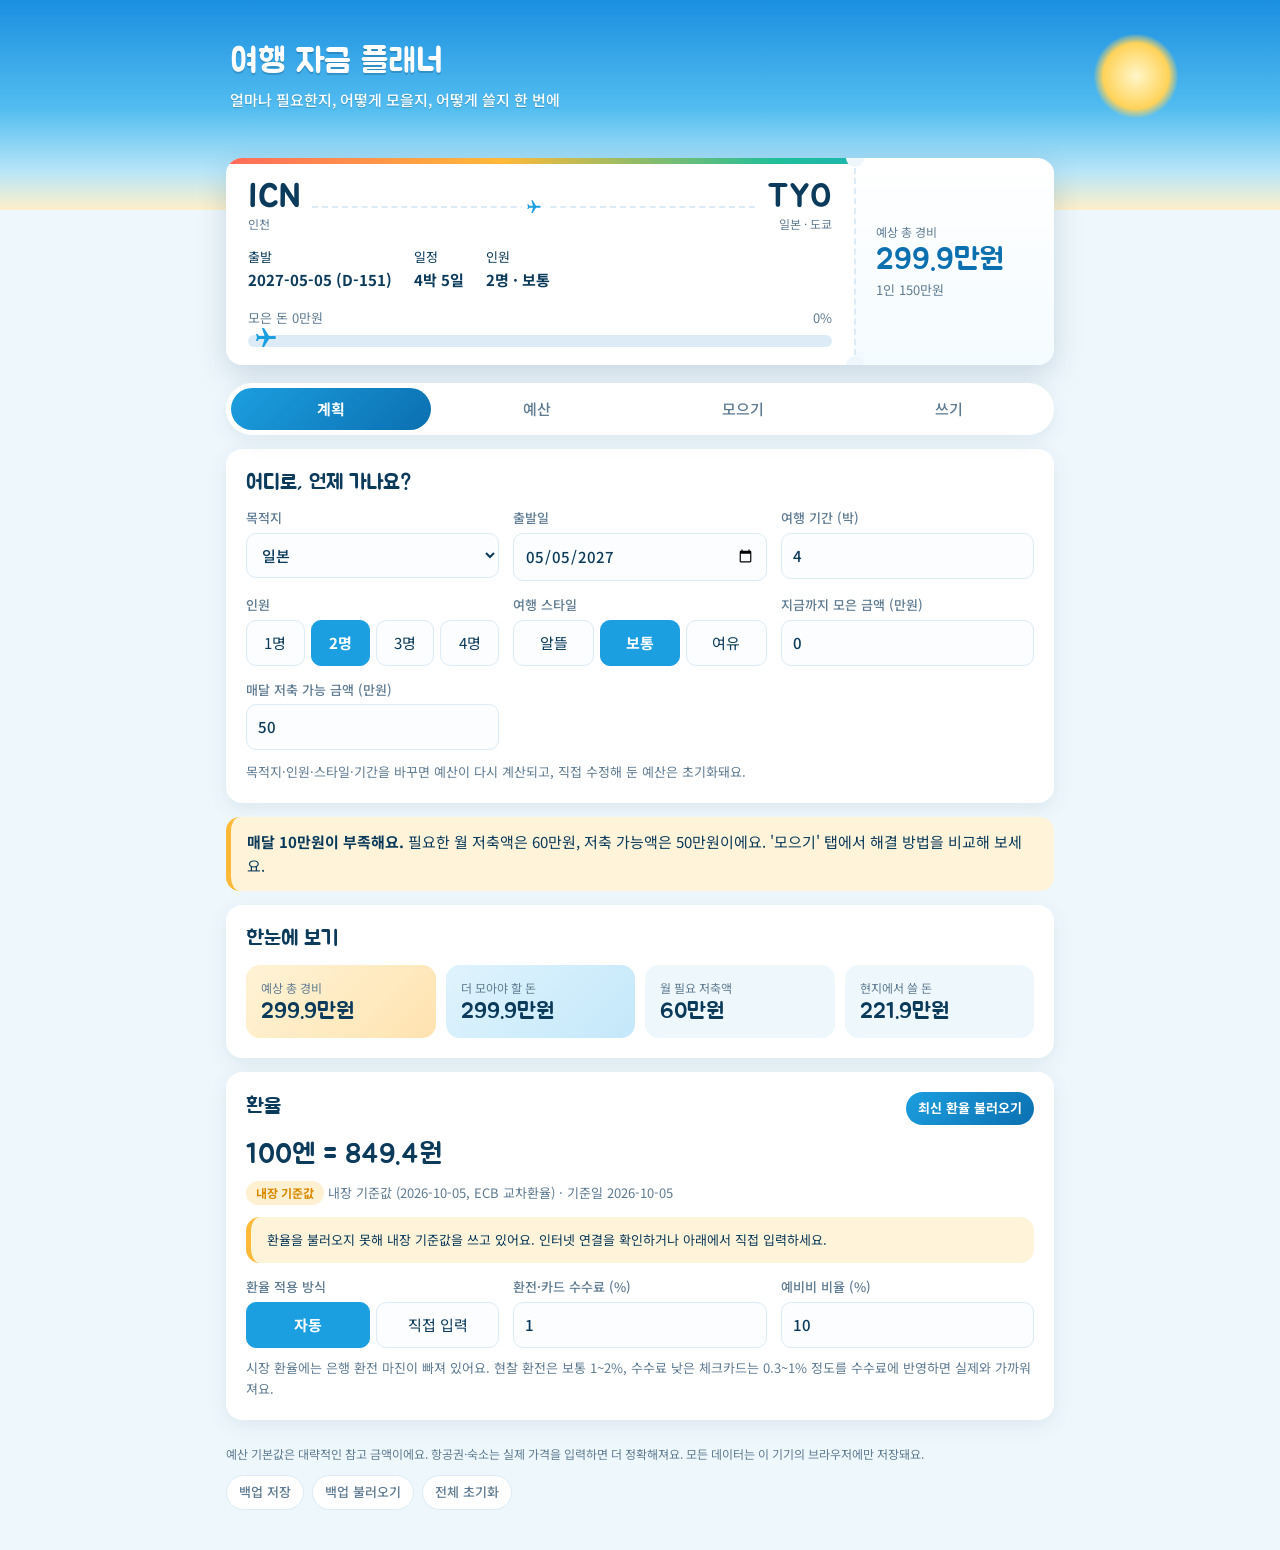
<file: index.html>
<!DOCTYPE html>
<html lang="ko">
<head>
<meta charset="utf-8">
<meta name="viewport" content="width=device-width, initial-scale=1, viewport-fit=cover">
<meta name="theme-color" content="#1c9fe0">
<title>여행 자금 플래너</title>
<meta name="description" content="해외여행 경비를 예측하고, 얼마를 어떻게 모아서 어떻게 쓸지 계산해 주는 플래너">
<link rel="icon" href="data:image/svg+xml,%3Csvg xmlns='http://www.w3.org/2000/svg' viewBox='0 0 24 24'%3E%3Crect width='24' height='24' rx='6' fill='%231c9fe0'/%3E%3Cpath fill='white' transform='rotate(45 12 12)' d='M21 16v-2l-8-5V3.5c0-.83-.67-1.5-1.5-1.5S10 2.67 10 3.5V9l-8 5v2l8-2.5V19l-2 1.5V22l3.5-1 3.5 1v-1.5L13 19v-5.5l8 2.5z'/%3E%3C/svg%3E">
<link rel="preconnect" href="https://fonts.googleapis.com">
<link rel="preconnect" href="https://fonts.gstatic.com" crossorigin>
<link rel="stylesheet" href="https://fonts.googleapis.com/css2?family=Jua&family=Noto+Sans+KR:wght@400;500;700&display=swap">
<link rel="stylesheet" href="style.css">
</head>
<body>

<header class="hero">
  <div class="sun"></div>
  <div class="cloud c1"></div>
  <div class="cloud c2"></div>
  <div class="cloud c3"></div>
  <div class="flyer" aria-hidden="true">
    <svg viewBox="0 0 24 24" width="46" height="46"><path fill="#fff" transform="rotate(90 12 12)" d="M21 16v-2l-8-5V3.5c0-.83-.67-1.5-1.5-1.5S10 2.67 10 3.5V9l-8 5v2l8-2.5V19l-2 1.5V22l3.5-1 3.5 1v-1.5L13 19v-5.5l8 2.5z"/></svg>
  </div>
  <div class="hero-text">
    <h1>여행 자금 플래너</h1>
    <p>얼마나 필요한지, 어떻게 모을지, 어떻게 쓸지 한 번에</p>
  </div>
</header>

<div class="wrap">
  <section id="pass" aria-label="여행 요약"></section>
  <nav class="tabs" role="tablist" id="tabs" aria-label="메뉴"></nav>
  <main id="main"></main>
  <footer class="foot">
    <p>예산 기본값은 대략적인 참고 금액이에요. 항공권·숙소는 실제 가격을 입력하면 더 정확해져요. 모든 데이터는 이 기기의 브라우저에만 저장돼요.</p>
    <div class="foot-btns">
      <button class="btn ghost sm" data-act="export">백업 저장</button>
      <label class="btn ghost sm" for="import-file">백업 불러오기</label>
      <input type="file" id="import-file" accept="application/json" hidden>
      <button class="btn ghost sm" data-act="reset">전체 초기화</button>
    </div>
  </footer>
</div>

<script src="app.js"></script>
</body>
</html>
</file>
<file: style.css>
:root{
  --sky:#1c9fe0; --sky-deep:#0b6fb0; --ink:#0b3a5b; --muted:#5f7b92; --line:#dcebf5;
  --bg:#eef7fc; --card:#ffffff; --sun:#ffb938; --coral:#ff6b5b; --mint:#1fbf9a;
  --good:#17a37f; --warn:#d98a00; --bad:#e5483b;
  --c1:#1c9fe0; --c2:#ff6b5b; --c3:#ffb938; --c4:#1fbf9a; --c5:#8b6bd9;
  --c6:#f06fa8; --c7:#7b8ca3; --c8:#5b7de0; --c9:#d9b36a;
  --radius:16px;
  --shadow:0 6px 20px rgba(11,58,91,.08);
  --head:"Jua","Noto Sans KR","Apple SD Gothic Neo","Malgun Gothic",sans-serif;
  --body:"Noto Sans KR","Apple SD Gothic Neo","Malgun Gothic",sans-serif;
}
*,*::before,*::after{box-sizing:border-box}
html{scroll-padding-top:env(safe-area-inset-top,0px);-webkit-text-size-adjust:100%}
body{margin:0;background:var(--bg);color:var(--ink);font-family:var(--body);font-size:15px;line-height:1.6;
  padding-bottom:env(safe-area-inset-bottom,0px)}
h1,h2,h3{margin:0;font-family:var(--head);font-weight:400;line-height:1.3}
h2{font-size:21px;margin-bottom:12px}
h3{font-size:17px}
button,input,select{font:inherit;color:inherit}
:focus-visible{outline:3px solid var(--sun);outline-offset:2px}
.muted{color:var(--muted)}
.small{font-size:13px}
.num{font-variant-numeric:tabular-nums}

/* ---------- 히어로 ---------- */
.hero{position:relative;height:210px;overflow:hidden;
  background:linear-gradient(180deg,#1b8fe0 0%,#53bdf0 52%,#b9e6f8 82%,#fff0c9 100%);
  padding-top:env(safe-area-inset-top,0px)}
.sun{position:absolute;right:8%;top:34px;width:84px;height:84px;border-radius:50%;
  background:radial-gradient(circle,#fff6c9 0%,#ffd35a 55%,rgba(255,211,90,0) 72%)}
.cloud{position:absolute;height:26px;background:#fff;border-radius:30px;opacity:.92;animation:drift linear infinite}
.cloud::before,.cloud::after{content:"";position:absolute;background:#fff;border-radius:50%}
.cloud::before{width:38px;height:38px;left:14px;top:-18px}
.cloud::after{width:28px;height:28px;left:46px;top:-12px}
.c1{width:96px;top:120px;left:-120px;animation-duration:60s}
.c2{width:70px;top:70px;left:-120px;animation-duration:80s;animation-delay:-30s;opacity:.8}
.c3{width:110px;top:150px;left:-120px;animation-duration:95s;animation-delay:-55s;opacity:.7}
@keyframes drift{to{transform:translateX(calc(100vw + 260px))}}
.flyer{position:absolute;top:56px;left:-80px;animation:fly 24s linear infinite;filter:drop-shadow(0 4px 6px rgba(11,58,91,.25))}
.flyer::before{content:"";position:absolute;right:42px;top:22px;width:150px;height:3px;border-radius:2px;
  background:repeating-linear-gradient(90deg,rgba(255,255,255,.9) 0 10px,transparent 10px 20px)}
@keyframes fly{
  0%{transform:translate(0,0) rotate(-3deg)}
  50%{transform:translate(55vw,-16px) rotate(2deg)}
  100%{transform:translate(calc(100vw + 260px),8px) rotate(-2deg)}
}
.hero-text{position:relative;max-width:860px;margin:0 auto;padding:40px 20px 0}
.hero-text h1{font-size:34px;color:#fff;text-shadow:0 2px 0 rgba(11,58,91,.25)}
.hero-text p{margin:4px 0 0;color:#fff;font-weight:500;text-shadow:0 1px 0 rgba(11,58,91,.3)}
@media (max-width:520px){.hero-text h1{font-size:28px}.hero{height:190px}}

.wrap{max-width:860px;margin:0 auto;padding:0 16px 40px}

/* ---------- 탑승권 ---------- */
.ticket{position:relative;margin-top:-52px;display:grid;grid-template-columns:1fr 200px;background:var(--card);
  border-radius:var(--radius);box-shadow:0 10px 30px rgba(11,58,91,.16);overflow:hidden}
.ticket::before{content:"";position:absolute;left:0;right:0;top:0;height:6px;
  background:linear-gradient(90deg,var(--coral),var(--sun),var(--mint),var(--sky))}
.tk-main{padding:22px 22px 18px}
.route{display:flex;align-items:center;gap:12px}
.route .code{font-family:var(--head);font-size:34px;line-height:1}
.route .city{font-size:12px;color:var(--muted)}
.route .mid{flex:1;position:relative;height:24px;min-width:40px}
.route .mid::before{content:"";position:absolute;left:0;right:0;top:11px;border-top:2px dashed var(--line)}
.route .mid svg{position:absolute;left:50%;top:0;transform:translateX(-50%);background:var(--card);padding:0 4px}
.tk-info{display:flex;flex-wrap:wrap;gap:6px 22px;margin-top:14px}
.tk-info div{font-size:13px}
.tk-info b{display:block;font-size:15px}
.tk-prog{margin-top:16px}
.tk-prog .row{display:flex;justify-content:space-between;font-size:13px;color:var(--muted);margin-bottom:6px}
.sky-track{position:relative;height:12px;border-radius:6px;background:var(--line)}
.sky-fill{position:absolute;left:0;top:0;bottom:0;border-radius:6px;background:linear-gradient(90deg,var(--sky),var(--mint))}
.sky-plane{position:absolute;top:-9px;transform:translateX(-50%)}
.tk-stub{position:relative;padding:22px 20px;border-left:2px dashed var(--line);display:flex;flex-direction:column;justify-content:center;
  background:linear-gradient(180deg,#fff,#f4fbff)}
.tk-stub::before,.tk-stub::after{content:"";position:absolute;left:-10px;width:18px;height:18px;border-radius:50%;background:var(--bg)}
.tk-stub::before{top:-9px}.tk-stub::after{bottom:-9px}
.tk-stub .cap{font-size:12px;color:var(--muted)}
.tk-stub .tot{font-family:var(--head);font-size:30px;line-height:1.2;color:var(--sky-deep)}
.tk-stub .per{font-size:13px;color:var(--muted);margin-top:2px}
@media (max-width:560px){
  .ticket{grid-template-columns:1fr}
  .tk-stub{border-left:0;border-top:2px dashed var(--line)}
  .tk-stub::before{left:-9px;top:-10px}
  .tk-stub::after{left:auto;right:-9px;top:-10px;bottom:auto}
}

/* ---------- 탭 ---------- */
.tabs{display:flex;gap:6px;margin:18px 0 14px;padding:5px;background:var(--card);border-radius:999px;box-shadow:var(--shadow);
  position:sticky;top:calc(env(safe-area-inset-top,0px) + 6px);z-index:10}
.tabs button{flex:1;border:0;background:transparent;padding:9px 4px;border-radius:999px;cursor:pointer;font-weight:500;color:var(--muted);transition:background .15s,color .15s}
.tabs button:hover{background:var(--bg)}
.tabs button[aria-selected="true"]{background:linear-gradient(135deg,var(--sky),var(--sky-deep));color:#fff;font-weight:700}

/* ---------- 카드 · 폼 ---------- */
.card{background:var(--card);border-radius:var(--radius);box-shadow:var(--shadow);padding:20px;margin-bottom:14px}
.grid{display:grid;grid-template-columns:repeat(auto-fit,minmax(190px,1fr));gap:14px}
label.f{display:block;font-size:13px;color:var(--muted);font-weight:500}
label.f input,label.f select{display:block;width:100%;margin-top:4px;padding:10px 11px;border:1.5px solid var(--line);border-radius:10px;background:#fbfdff;color:var(--ink);font-size:15px}
label.f input:focus,label.f select:focus{border-color:var(--sky)}
.seg{display:flex;gap:6px;margin-top:4px}
.seg button{flex:1;padding:10px 6px;border:1.5px solid var(--line);background:#fbfdff;border-radius:10px;cursor:pointer}
.seg button[aria-pressed="true"]{background:var(--sky);color:#fff;border-color:var(--sky);font-weight:700}
.btn{border:0;background:linear-gradient(135deg,var(--coral),#ff8a5b);color:#fff;padding:10px 18px;border-radius:999px;cursor:pointer;font-weight:700;display:inline-block}
.btn:hover{filter:brightness(1.05)}
.btn.ghost{background:#fff;color:var(--muted);border:1.5px solid var(--line);font-weight:500}
.btn.sky{background:linear-gradient(135deg,var(--sky),var(--sky-deep))}
.btn.sm{padding:6px 12px;font-size:13px}

.stats{display:grid;grid-template-columns:repeat(auto-fit,minmax(150px,1fr));gap:10px}
.stat{padding:13px 15px;border-radius:14px;background:var(--bg)}
.stat .k{font-size:12px;color:var(--muted)}
.stat .v{font-family:var(--head);font-size:22px;line-height:1.3}
.stat.hl{background:linear-gradient(135deg,#fff3d6,#ffe3b0)}
.stat.hl2{background:linear-gradient(135deg,#dff3fd,#c4e8fa)}

.callout{padding:13px 16px;border-radius:14px;margin-bottom:14px;background:#e4f4fd;border-left:5px solid var(--sky)}
.callout.good{background:#e1f7ef;border-color:var(--good)}
.callout.warn{background:#fff3da;border-color:var(--sun)}
.callout.bad{background:#ffe6e2;border-color:var(--bad)}

/* ---------- 표 · 막대 ---------- */
table{width:100%;border-collapse:collapse}
td,th{padding:9px 4px;border-bottom:1px solid var(--line);text-align:left;vertical-align:middle}
tr:last-child td{border-bottom:0}
th{font-size:12px;color:var(--muted);font-weight:500}
td.r,th.r{text-align:right}
td input{width:92px;padding:7px 8px;border:1.5px solid var(--line);border-radius:8px;background:#fbfdff;text-align:right}
.scroll{overflow-x:auto}
.dot{display:inline-block;width:11px;height:11px;border-radius:50%;margin-right:8px}
.share{display:flex;height:16px;border-radius:8px;overflow:hidden;margin:4px 0 14px}
.share span{display:block;height:100%}
.bar{height:10px;background:var(--bg);border-radius:5px;overflow:hidden;margin-top:4px}
.bar i{display:block;height:100%;border-radius:5px;background:linear-gradient(90deg,var(--sky),var(--mint))}
.bar i.over{background:var(--bad)}
.rowx{display:flex;justify-content:space-between;align-items:baseline;gap:10px}
.basis{font-size:12px;color:var(--muted)}

/* ---------- 플랜 카드 ---------- */
.plans{display:grid;grid-template-columns:repeat(auto-fit,minmax(200px,1fr));gap:12px}
.plan{border:2px solid var(--line);border-radius:14px;padding:15px}
.plan.ok{border-color:var(--mint);background:#f2fcf8}
.plan .big{font-family:var(--head);font-size:24px;margin:2px 0}

.list{list-style:none;margin:0;padding:0}
.list li{display:flex;justify-content:space-between;gap:10px;align-items:center;padding:9px 0;border-bottom:1px solid var(--line)}
.list li:last-child{border-bottom:0}
.x{border:0;background:transparent;color:var(--muted);cursor:pointer;font-size:20px;line-height:1;padding:2px 8px}
.tips{margin:0;padding-left:20px}
.tips li{margin-bottom:7px}
svg.chart{width:100%;height:auto;display:block}
.empty{color:var(--muted);padding:14px 0;text-align:center;justify-content:center}
.fxbig{font-family:var(--head);font-size:28px}
.pill{display:inline-block;padding:2px 10px;border-radius:999px;font-size:12px;font-weight:700}
.pill.live{background:#dff7ee;color:var(--good)}
.pill.off{background:#fff0d2;color:var(--warn)}

.foot{margin-top:24px;font-size:12px;color:var(--muted)}
.foot-btns{display:flex;gap:8px;flex-wrap:wrap;margin-top:8px}

@media (prefers-reduced-motion:reduce){
  .cloud,.flyer{animation:none}
  .flyer{left:62%}
  .c1{left:12%}.c2{left:55%}.c3{left:30%}
}
</file>
